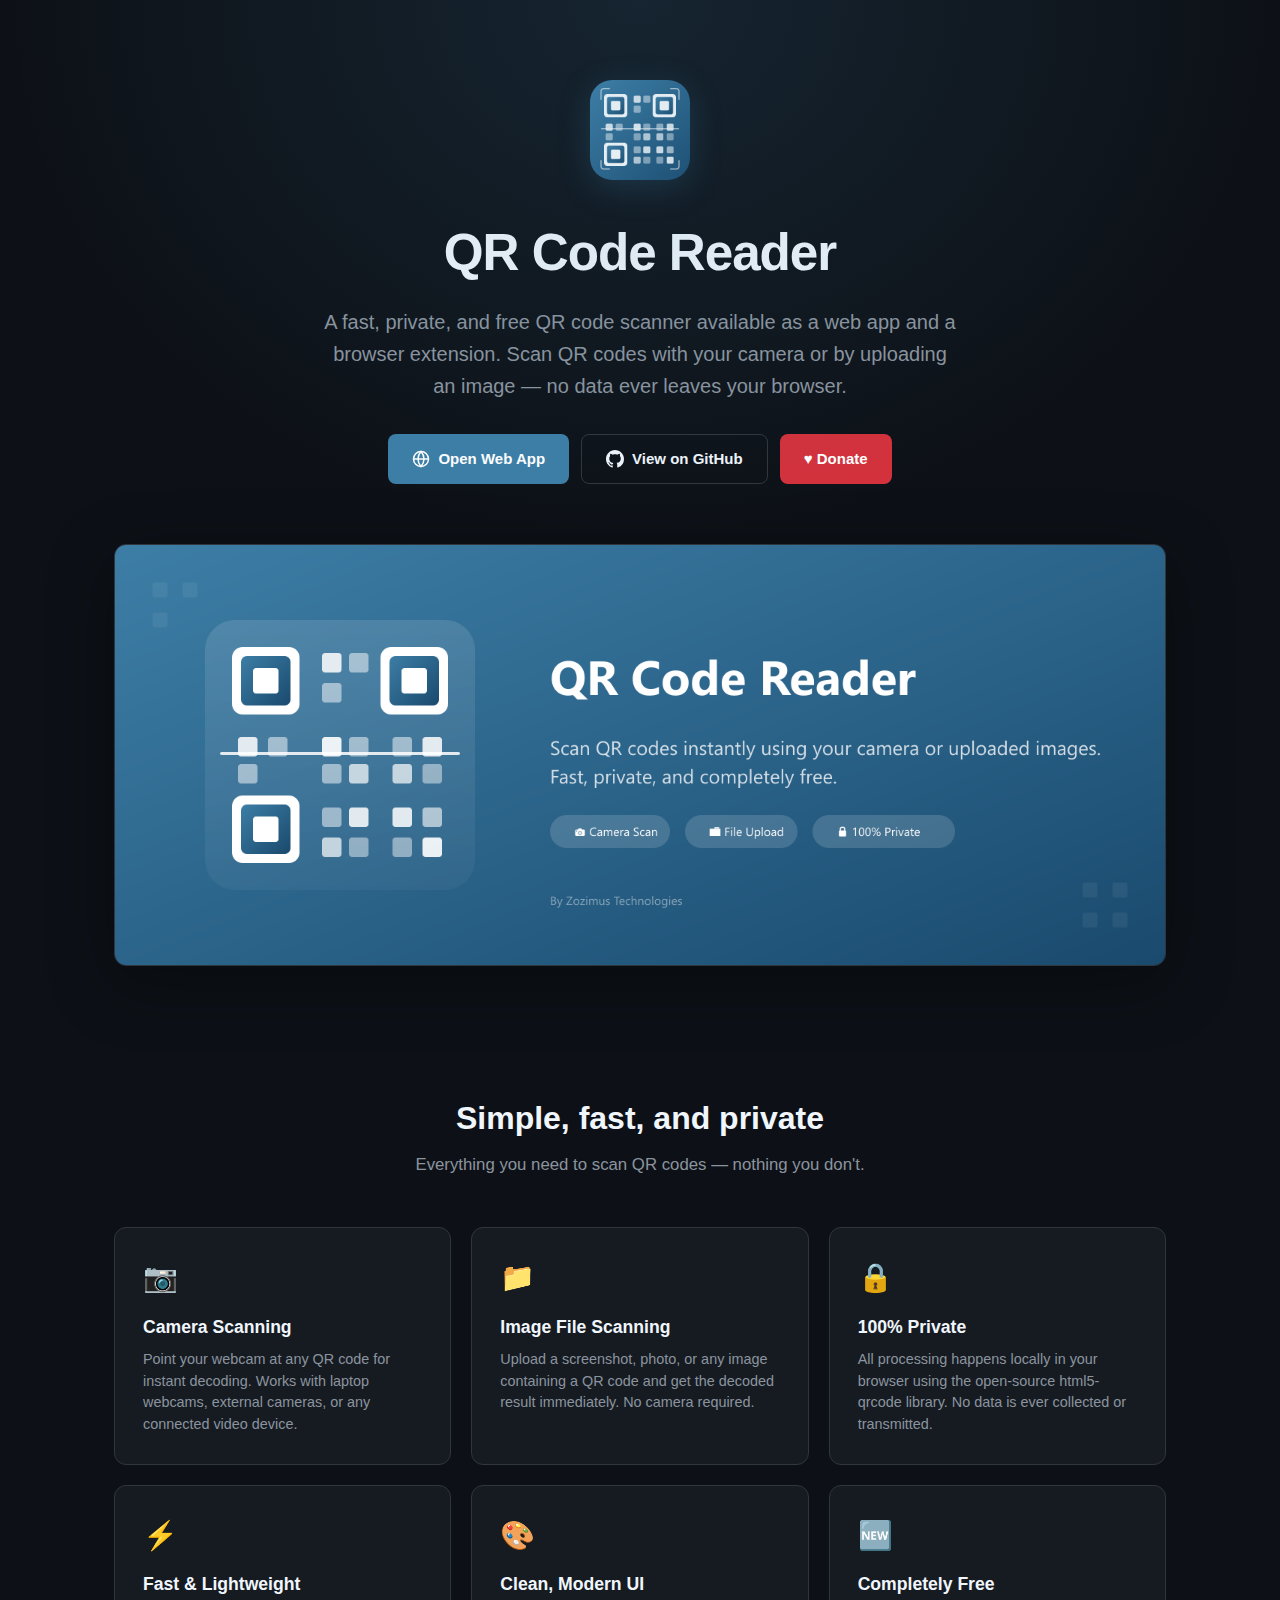
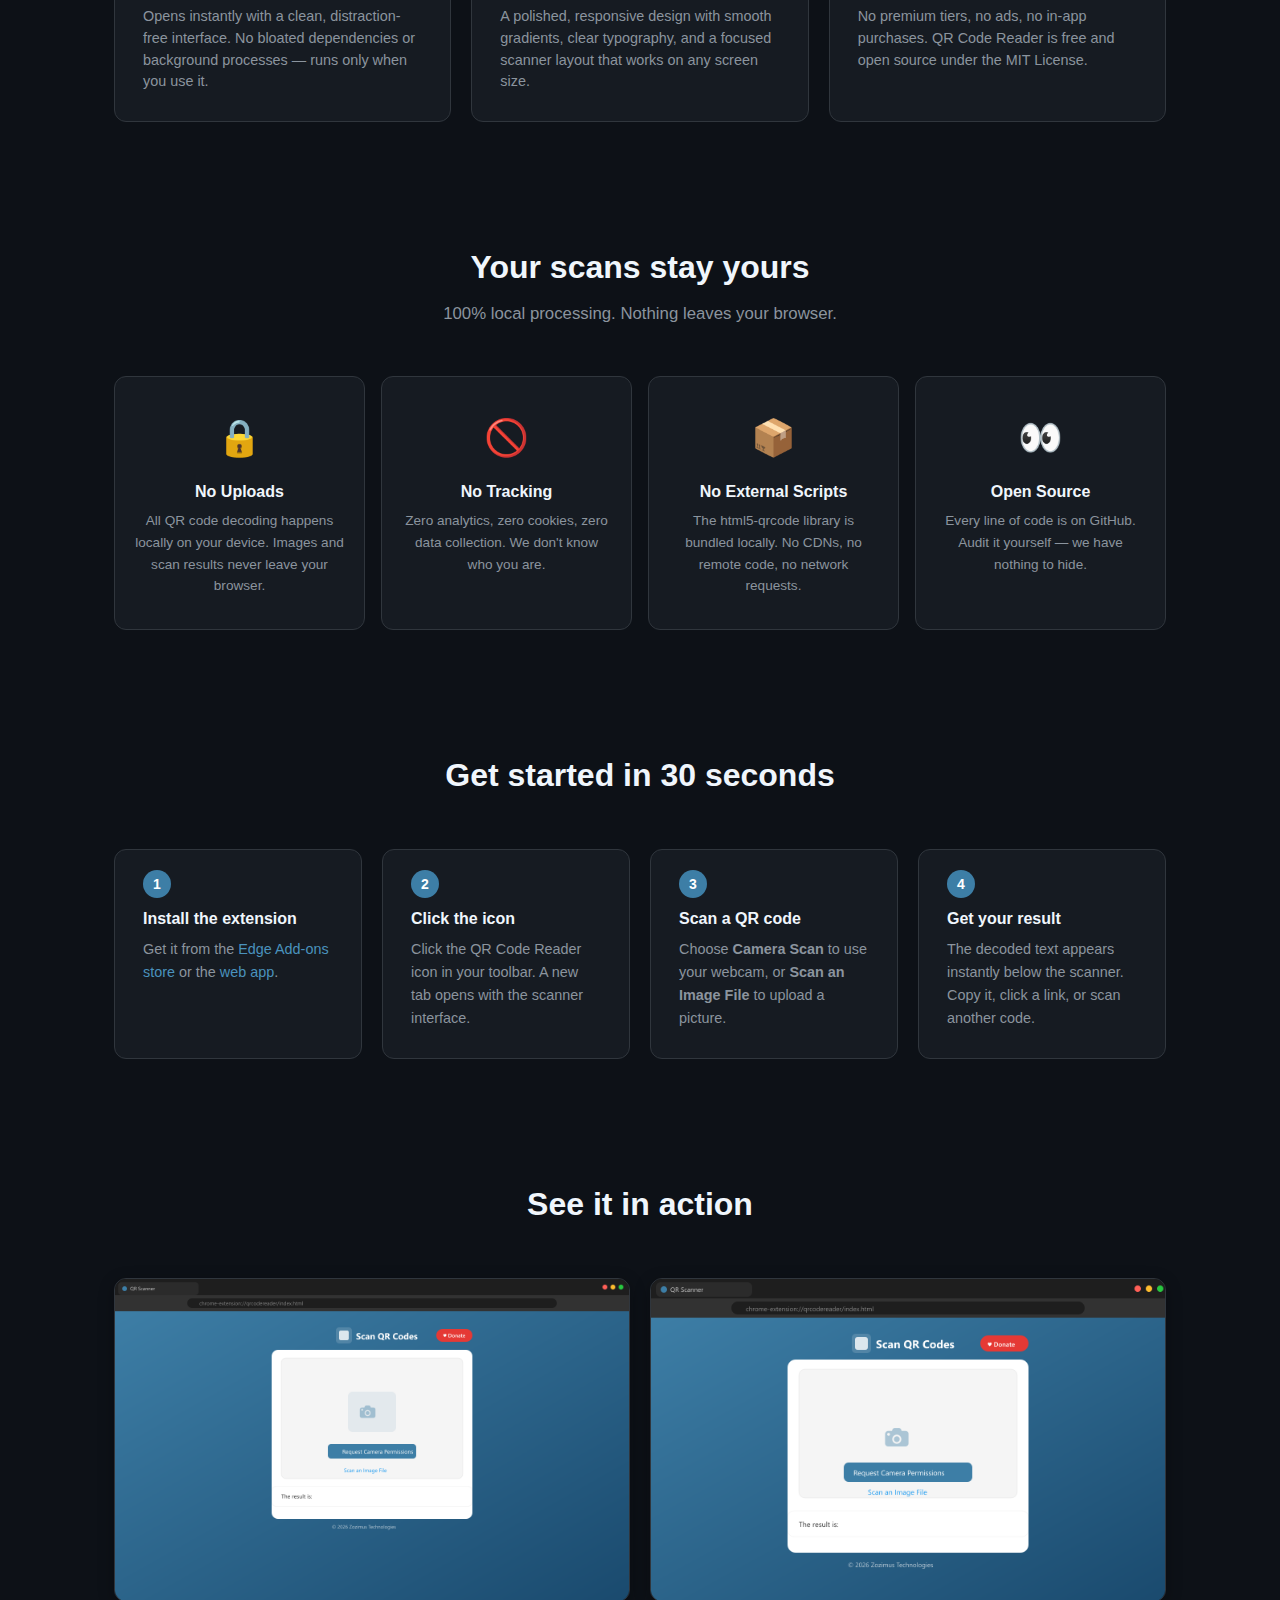
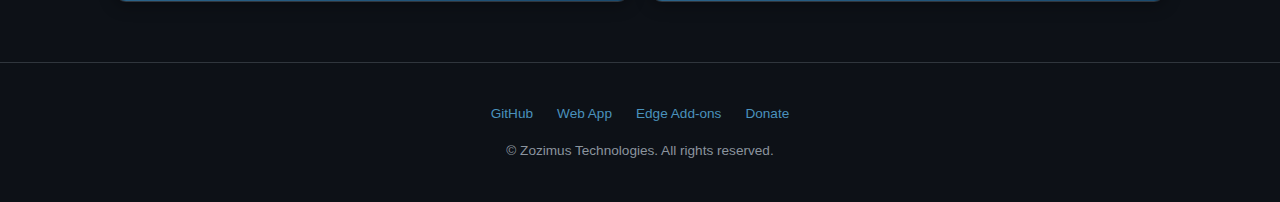
<file: docs/index.html>
<!DOCTYPE html>
<html lang="en">
<head>
  <meta charset="UTF-8">
  <meta name="viewport" content="width=device-width, initial-scale=1.0">
  <title>QR Code Reader — Fast, Private QR Scanner</title>
  <meta name="description" content="A fast, private, and free QR code scanner available as a web app and a browser extension. Scan QR codes with your camera or by uploading an image — no data ever leaves your browser.">
  <meta name="theme-color" content="#3d7ea6">
  <link rel="icon" type="image/png" href="images/icon-48.png">
  <style>
    *, *::before, *::after { box-sizing: border-box; margin: 0; padding: 0; }

    :root {
      --bg: #0d1117;
      --bg-card: #161b22;
      --bg-elevated: #1c2129;
      --border: #30363d;
      --text: #c9d1d9;
      --text-muted: #8b949e;
      --text-bright: #f0f6fc;
      --accent: #3d7ea6;
      --accent-light: #4a92bd;
      --accent-glow: rgba(61, 126, 166, 0.15);
      --danger: #d4313b;
      --radius: 12px;
    }

    body {
      font-family: -apple-system, BlinkMacSystemFont, "Segoe UI", Roboto, Helvetica, Arial, sans-serif;
      background: var(--bg);
      color: var(--text);
      line-height: 1.6;
      overflow-x: hidden;
    }

    a { color: var(--accent-light); text-decoration: none; }
    a:hover { text-decoration: underline; }

    /* ── Hero ── */
    .hero {
      position: relative;
      padding: 80px 24px 60px;
      text-align: center;
      overflow: hidden;
    }

    .hero::before {
      content: '';
      position: absolute;
      inset: 0;
      background: radial-gradient(ellipse at 50% 0%, rgba(61,126,166,0.18) 0%, transparent 70%);
      pointer-events: none;
    }

    .hero-logo {
      width: 100px;
      height: 100px;
      border-radius: 22px;
      margin-bottom: 24px;
      box-shadow: 0 8px 32px rgba(61,126,166,0.25);
    }

    .hero h1 {
      font-size: clamp(2rem, 5vw, 3.2rem);
      font-weight: 700;
      color: var(--text-bright);
      margin-bottom: 12px;
      letter-spacing: -0.02em;
    }

    .hero .tagline {
      font-size: clamp(1rem, 2.5vw, 1.25rem);
      color: var(--text-muted);
      max-width: 640px;
      margin: 0 auto 32px;
    }

    .hero-buttons {
      display: flex;
      gap: 12px;
      justify-content: center;
      flex-wrap: wrap;
    }

    .btn {
      display: inline-flex;
      align-items: center;
      gap: 8px;
      padding: 12px 24px;
      font-size: 15px;
      font-weight: 600;
      font-family: inherit;
      border: none;
      border-radius: 8px;
      cursor: pointer;
      transition: background 0.2s, transform 0.1s;
      text-decoration: none;
    }

    .btn:hover { text-decoration: none; transform: translateY(-1px); }

    .btn-primary {
      background: var(--accent);
      color: #fff;
    }
    .btn-primary:hover { background: var(--accent-light); }

    .btn-outline {
      background: transparent;
      color: var(--text-bright);
      border: 1px solid var(--border);
    }
    .btn-outline:hover { border-color: var(--accent); background: var(--accent-glow); }

    .btn-donate {
      background: var(--danger);
      color: #fff;
    }
    .btn-donate:hover { background: #e04450; }

    /* ── Banner Image ── */
    .banner {
      max-width: 1100px;
      margin: 0 auto 60px;
      padding: 0 24px;
    }

    .banner img {
      width: 100%;
      border-radius: var(--radius);
      border: 1px solid var(--border);
      box-shadow: 0 16px 64px rgba(0,0,0,0.4);
    }

    /* ── Section ── */
    .section {
      max-width: 1100px;
      margin: 0 auto;
      padding: 60px 24px;
    }

    .section-header {
      text-align: center;
      margin-bottom: 48px;
    }

    .section-header h2 {
      font-size: clamp(1.5rem, 3vw, 2rem);
      color: var(--text-bright);
      margin-bottom: 8px;
    }

    .section-header p {
      color: var(--text-muted);
      font-size: 1.05rem;
    }

    /* ── Feature Grid ── */
    .features {
      display: grid;
      grid-template-columns: repeat(auto-fit, minmax(300px, 1fr));
      gap: 20px;
    }

    .feature-card {
      padding: 28px;
      background: var(--bg-card);
      border: 1px solid var(--border);
      border-radius: var(--radius);
      transition: border-color 0.2s, box-shadow 0.2s;
    }

    .feature-card:hover {
      border-color: var(--accent);
      box-shadow: 0 0 0 1px var(--accent), 0 8px 24px rgba(61,126,166,0.08);
    }

    .feature-icon {
      font-size: 28px;
      margin-bottom: 12px;
      display: block;
    }

    .feature-card h3 {
      font-size: 1.1rem;
      color: var(--text-bright);
      margin-bottom: 8px;
    }

    .feature-card p {
      font-size: 0.9rem;
      color: var(--text-muted);
      line-height: 1.5;
    }

    /* ── Privacy ── */
    .privacy-grid {
      display: grid;
      grid-template-columns: repeat(auto-fit, minmax(220px, 1fr));
      gap: 16px;
    }

    .privacy-card {
      text-align: center;
      padding: 32px 20px;
      background: var(--bg-card);
      border: 1px solid var(--border);
      border-radius: var(--radius);
    }

    .privacy-card .icon {
      font-size: 36px;
      display: block;
      margin-bottom: 12px;
    }

    .privacy-card h3 {
      font-size: 1rem;
      color: var(--text-bright);
      margin-bottom: 6px;
    }

    .privacy-card p {
      font-size: 0.85rem;
      color: var(--text-muted);
    }

    /* ── How to Install ── */
    .steps {
      display: grid;
      grid-template-columns: repeat(auto-fit, minmax(240px, 1fr));
      gap: 20px;
      counter-reset: step;
    }

    .step {
      position: relative;
      padding: 28px;
      padding-top: 56px;
      background: var(--bg-card);
      border: 1px solid var(--border);
      border-radius: var(--radius);
    }

    .step::before {
      counter-increment: step;
      content: counter(step);
      position: absolute;
      top: 20px;
      left: 28px;
      width: 28px;
      height: 28px;
      background: var(--accent);
      color: #fff;
      font-weight: 700;
      font-size: 14px;
      border-radius: 50%;
      display: flex;
      align-items: center;
      justify-content: center;
    }

    .step h3 {
      font-size: 1rem;
      color: var(--text-bright);
      margin-bottom: 6px;
    }

    .step p {
      font-size: 0.9rem;
      color: var(--text-muted);
    }

    .step code {
      background: var(--bg-elevated);
      padding: 2px 8px;
      border-radius: 4px;
      font-size: 0.85rem;
      color: var(--accent-light);
    }

    /* ── Screenshots ── */
    .screenshots {
      display: grid;
      grid-template-columns: repeat(auto-fit, minmax(300px, 1fr));
      gap: 20px;
    }

    .screenshots img {
      width: 100%;
      max-width: 560px;
      border-radius: var(--radius);
      border: 1px solid var(--border);
      box-shadow: 0 4px 16px rgba(0,0,0,0.3);
    }

    .screenshots {
      justify-items: center;
    }

    /* ── Footer ── */
    .site-footer {
      text-align: center;
      padding: 40px 24px;
      border-top: 1px solid var(--border);
      color: var(--text-muted);
      font-size: 0.85rem;
    }

    .site-footer .links {
      display: flex;
      justify-content: center;
      gap: 24px;
      margin-bottom: 16px;
      flex-wrap: wrap;
    }

    /* ── Responsive ── */
    @media (max-width: 640px) {
      .hero { padding: 48px 16px 40px; }
      .section { padding: 40px 16px; }
      .features, .privacy-grid, .steps, .screenshots {
        grid-template-columns: 1fr;
      }
    }
  </style>
</head>
<body>

  <!-- Hero -->
  <section class="hero">
    <img src="storeassets/extensionlogo-300x300.png" alt="QR Code Reader logo" class="hero-logo">
    <h1>QR Code Reader</h1>
    <p class="tagline">A fast, private, and free QR code scanner available as a web app and a browser extension. Scan QR codes with your camera or by uploading an image &mdash; no data ever leaves your browser.</p>
    <div class="hero-buttons">
      <a href="https://the-qrcode-reader.netlify.app" class="btn btn-primary" target="_blank" rel="noopener">
        <svg viewBox="0 0 24 24" width="18" height="18" fill="none" stroke="currentColor" stroke-width="2"><circle cx="12" cy="12" r="10"/><line x1="2" y1="12" x2="22" y2="12"/><path d="M12 2a15.3 15.3 0 0 1 4 10 15.3 15.3 0 0 1-4 10 15.3 15.3 0 0 1-4-10 15.3 15.3 0 0 1 4-10z"/></svg>
        Open Web App
      </a>
      <a href="https://github.com/zozimustechnologies/the-qrcode-reader" class="btn btn-outline" target="_blank" rel="noopener">
        <svg viewBox="0 0 16 16" width="18" height="18" fill="currentColor"><path d="M8 0C3.58 0 0 3.58 0 8c0 3.54 2.29 6.53 5.47 7.59.4.07.55-.17.55-.38 0-.19-.01-.82-.01-1.49-2.01.37-2.53-.49-2.69-.94-.09-.23-.48-.94-.82-1.13-.28-.15-.68-.52-.01-.53.63-.01 1.08.58 1.23.82.72 1.21 1.87.87 2.33.66.07-.52.28-.87.51-1.07-1.78-.2-3.64-.89-3.64-3.95 0-.87.31-1.59.82-2.15-.08-.2-.36-1.02.08-2.12 0 0 .67-.21 2.2.82.64-.18 1.32-.27 2-.27.68 0 1.36.09 2 .27 1.53-1.04 2.2-.82 2.2-.82.44 1.1.16 1.92.08 2.12.51.56.82 1.27.82 2.15 0 3.07-1.87 3.75-3.65 3.95.29.25.54.73.54 1.48 0 1.07-.01 1.93-.01 2.2 0 .21.15.46.55.38A8.013 8.013 0 0016 8c0-4.42-3.58-8-8-8z"/></svg>
        View on GitHub
      </a>
      <a href="https://wise.com/pay/business/sandeepchadda?utm_source=open_link" class="btn btn-donate" target="_blank" rel="noopener">
        &#9829; Donate
      </a>
    </div>
  </section>

  <!-- Banner -->
  <div class="banner">
    <img src="storeassets/largepromotionaltile-1400x560.png" alt="QR Code Reader promotional banner">
  </div>

  <!-- Features -->
  <section class="section">
    <div class="section-header">
      <h2>Simple, fast, and private</h2>
      <p>Everything you need to scan QR codes &mdash; nothing you don't.</p>
    </div>
    <div class="features">
      <div class="feature-card">
        <span class="feature-icon">&#128247;</span>
        <h3>Camera Scanning</h3>
        <p>Point your webcam at any QR code for instant decoding. Works with laptop webcams, external cameras, or any connected video device.</p>
      </div>
      <div class="feature-card">
        <span class="feature-icon">&#128193;</span>
        <h3>Image File Scanning</h3>
        <p>Upload a screenshot, photo, or any image containing a QR code and get the decoded result immediately. No camera required.</p>
      </div>
      <div class="feature-card">
        <span class="feature-icon">&#128274;</span>
        <h3>100% Private</h3>
        <p>All processing happens locally in your browser using the open-source html5-qrcode library. No data is ever collected or transmitted.</p>
      </div>
      <div class="feature-card">
        <span class="feature-icon">&#9889;</span>
        <h3>Fast &amp; Lightweight</h3>
        <p>Opens instantly with a clean, distraction-free interface. No bloated dependencies or background processes &mdash; runs only when you use it.</p>
      </div>
      <div class="feature-card">
        <span class="feature-icon">&#127912;</span>
        <h3>Clean, Modern UI</h3>
        <p>A polished, responsive design with smooth gradients, clear typography, and a focused scanner layout that works on any screen size.</p>
      </div>
      <div class="feature-card">
        <span class="feature-icon">&#127381;</span>
        <h3>Completely Free</h3>
        <p>No premium tiers, no ads, no in-app purchases. QR Code Reader is free and open source under the MIT License.</p>
      </div>
    </div>
  </section>

  <!-- Privacy -->
  <section class="section">
    <div class="section-header">
      <h2>Your scans stay yours</h2>
      <p>100% local processing. Nothing leaves your browser.</p>
    </div>
    <div class="privacy-grid">
      <div class="privacy-card">
        <span class="icon">&#128274;</span>
        <h3>No Uploads</h3>
        <p>All QR code decoding happens locally on your device. Images and scan results never leave your browser.</p>
      </div>
      <div class="privacy-card">
        <span class="icon">&#128683;</span>
        <h3>No Tracking</h3>
        <p>Zero analytics, zero cookies, zero data collection. We don't know who you are.</p>
      </div>
      <div class="privacy-card">
        <span class="icon">&#128230;</span>
        <h3>No External Scripts</h3>
        <p>The html5-qrcode library is bundled locally. No CDNs, no remote code, no network requests.</p>
      </div>
      <div class="privacy-card">
        <span class="icon">&#128064;</span>
        <h3>Open Source</h3>
        <p>Every line of code is on GitHub. Audit it yourself &mdash; we have nothing to hide.</p>
      </div>
    </div>
  </section>

  <!-- Install -->
  <section class="section">
    <div class="section-header">
      <h2>Get started in 30 seconds</h2>
    </div>
    <div class="steps">
      <div class="step">
        <h3>Install the extension</h3>
        <p>Get it from the <a href="https://microsoftedge.microsoft.com/addons/detail/qr-code-reader/" target="_blank" rel="noopener">Edge Add-ons store</a> or the <a href="https://the-qrcode-reader.netlify.app" target="_blank" rel="noopener">web app</a>.</p>
      </div>
      <div class="step">
        <h3>Click the icon</h3>
        <p>Click the QR Code Reader icon in your toolbar. A new tab opens with the scanner interface.</p>
      </div>
      <div class="step">
        <h3>Scan a QR code</h3>
        <p>Choose <strong>Camera Scan</strong> to use your webcam, or <strong>Scan an Image File</strong> to upload a picture.</p>
      </div>
      <div class="step">
        <h3>Get your result</h3>
        <p>The decoded text appears instantly below the scanner. Copy it, click a link, or scan another code.</p>
      </div>
    </div>
  </section>

  <!-- Screenshots -->
  <section class="section">
    <div class="section-header">
      <h2>See it in action</h2>
    </div>
    <div class="screenshots">
      <img src="storeassets/screenshot-1280x800.png" alt="QR Code Reader full-size screenshot" loading="lazy">
      <img src="storeassets/screenshot-640x400.png" alt="QR Code Reader compact screenshot" loading="lazy">
    </div>
  </section>

  <!-- Footer -->
  <footer class="site-footer">
    <div class="links">
      <a href="https://github.com/zozimustechnologies/the-qrcode-reader" target="_blank" rel="noopener">GitHub</a>
      <a href="https://the-qrcode-reader.netlify.app" target="_blank" rel="noopener">Web App</a>
      <a href="https://microsoftedge.microsoft.com/addons/detail/qr-code-reader/" target="_blank" rel="noopener">Edge Add-ons</a>
      <a href="https://wise.com/pay/business/sandeepchadda?utm_source=open_link" target="_blank" rel="noopener">Donate</a>
    </div>
    <p>&copy; Zozimus Technologies. All rights reserved.</p>
  </footer>

</body>
</html>
</file>
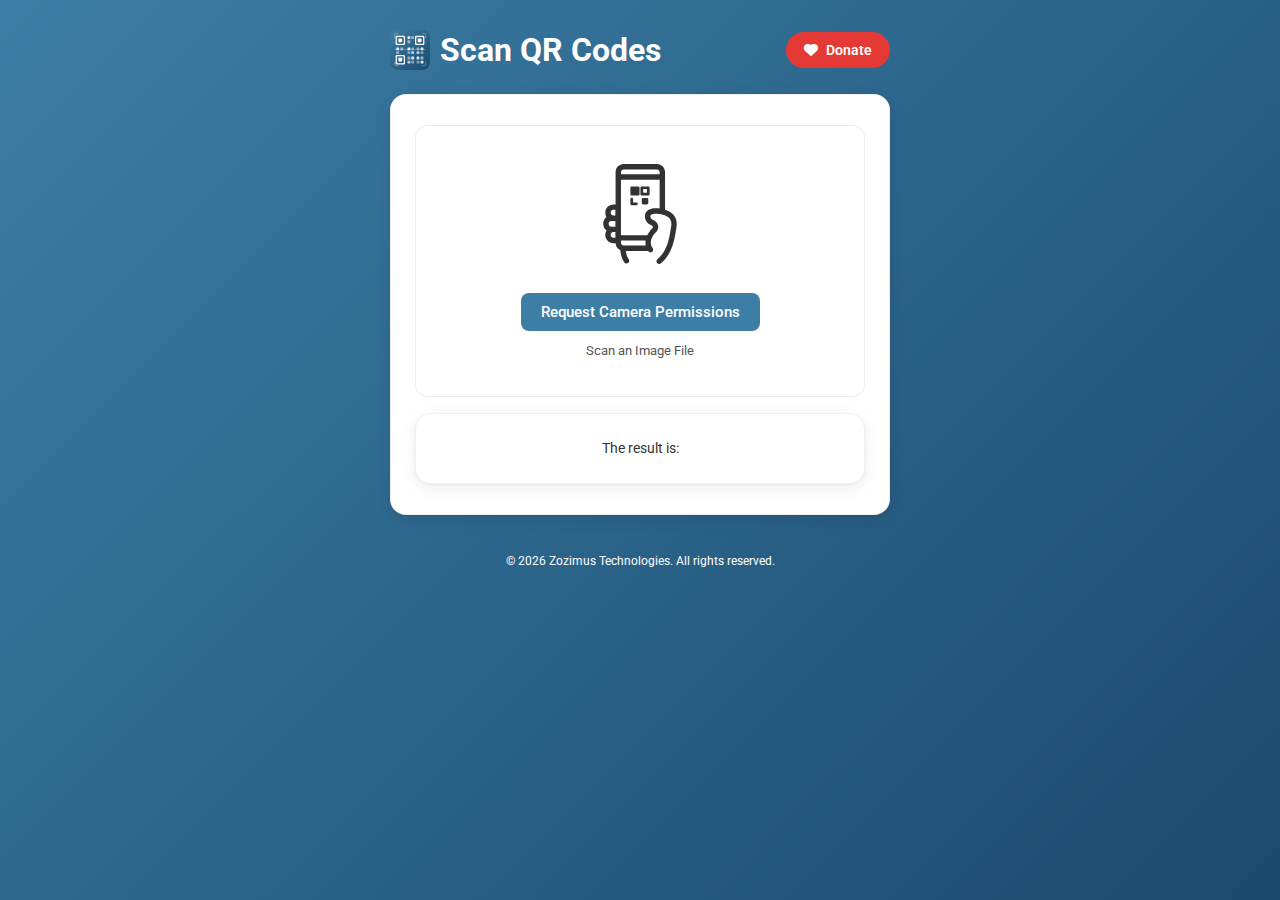
<file: extension/index.html>
<!-- Copyright 2026 Zozimus Technologies -->
<!DOCTYPE html>
<html lang="en">

<head>
    <link rel="preconnect" href="https://fonts.googleapis.com">
    <link rel="preconnect" href="https://fonts.gstatic.com" crossorigin>
    <link href="https://fonts.googleapis.com/css2?family=Roboto:ital,wght@0,100;0,300;0,400;0,500;0,700;0,900;1,100;1,300;1,400;1,500;1,700;1,900&display=swap" rel="stylesheet">
    <meta charset="UTF-8">
    <meta name="viewport" content="width=device-width, initial-scale=1.0">
    <link rel="stylesheet" href="style.css">
    <link rel="stylesheet" href="https://cdnjs.cloudflare.com/ajax/libs/font-awesome/6.0.0/css/all.min.css">
    <title>QR Scanner</title>
    <link rel="icon" href="images/icon-48.png" type="image/png" sizes="48x48">
    <link rel="icon" href="images/icon-16.png" type="image/png" sizes="16x16">
    <link rel="icon" href="images/logo.svg" type="image/svg+xml">
</head>

<body>
    <div class="container">
        <div class="header-top">
            <div class="brand">
                <img src="images/logo.svg" alt="QR Scanner Logo" class="logo">
                <h1>Scan QR Codes</h1>
            </div>
            <a href="https://wise.com/pay/business/sandeepchadda?utm_source=open_link" class="donate-btn" target="_blank" title="Support us on Wise">
                <i class="fas fa-heart"></i>
                <span>Donate</span>
            </a>
        </div>
        <div class="section">
            <div id="my-qr-reader"></div>
            <div id="result" class="result">
                The result is:
            </div>
        </div>
        <footer class="copyright">
            &copy; 2026 <a href="https://github.com/zozimustechnologies" target="_blank">Zozimus Technologies. All rights reserved.</a>
        </footer>
    </div>
    <script src="html5-qrcode.min.js"></script>
    <script src="script.js"></script>
</body>

</html>
</file>
<file: extension/style.css>
/* Copyright 2026 Zozimus Technologies */

body {
    display: flex;
    justify-content: center;
    margin: 0;
    padding: 0;
    min-height: 100vh;
    box-sizing: border-box;
    text-align: center;
    background: linear-gradient(135deg, #3d7ea6 0%, #1a4a6e 100%);
}
.container {
    width: 100%;
    max-width: 500px;
    margin: 0 auto;
    padding: 30px 16px;
}
 
.container h1 {
    color: #ffffff;
    font-family: Roboto;
}
 
.section {
    background-color: #ffffff;
    padding: 30px 24px;
    border: 1px solid rgba(0, 0, 0, 0.06);
    border-radius: 16px;
    box-shadow: 0 4px 16px rgba(0, 0, 0, 0.08), 0 1px 3px rgba(0, 0, 0, 0.04);
}
 
#my-qr-reader {
    padding: 20px !important;
    border: 1px solid rgba(0, 0, 0, 0.08) !important;
    border-radius: 12px;
}
 
#my-qr-reader img[alt="Info icon"] {
    display: none;
}
 
#my-qr-reader img[alt="Camera based scan"] {
    width: 100px !important;
    height: 100px !important;
}
 
button {
    padding: 10px 20px;
    border: none;
    outline: none;
    border-radius: 8px;
    color: white;
    font-size: 15px;
    cursor: pointer;
    margin-top: 15px;
    margin-bottom: 10px;
    background-color: #3d7ea6;
    transition: 0.2s all ease;
    font-family: Roboto;
    font-weight: 500;
}
 
button:hover {
    background-color: #1a4a6e;
    transform: translateY(-1px);
    box-shadow: 0 2px 8px rgba(26, 74, 110, 0.3);
}
 
#html5-qrcode-anchor-scan-type-change {
    text-decoration: none !important;
    color: #555 !important;
    font-family: Roboto;
    font-weight: 400;
    font-size: 13px;
}

#my-qr-reader select {
    width: 100%;
    padding: 10px 14px;
    margin-top: 6px;
    border: 1px solid rgba(0, 0, 0, 0.12);
    border-radius: 10px;
    background-color: #f8f9fa;
    font-family: Roboto;
    font-size: 14px;
    color: #333;
    appearance: none;
    -webkit-appearance: none;
    background-image: url("data:image/svg+xml,%3Csvg xmlns='http://www.w3.org/2000/svg' width='12' height='12' viewBox='0 0 24 24' fill='none' stroke='%23666' stroke-width='2'%3E%3Cpath d='M6 9l6 6 6-6'/%3E%3C/svg%3E");
    background-repeat: no-repeat;
    background-position: right 12px center;
    cursor: pointer;
    outline: none;
    transition: 0.2s all ease;
}

#my-qr-reader select:focus {
    border-color: #3d7ea6;
    box-shadow: 0 0 0 3px rgba(61, 126, 166, 0.15);
}

#my-qr-reader span {
    font-family: Roboto !important;
    font-size: 13px !important;
    color: #555 !important;
    display: inline-block !important;
    margin-bottom: 8px !important;
}

video {
    width: 100% !important;
    border: 1px solid rgba(0, 0, 0, 0.08) !important;
    border-radius: 10px;
}

.result {
    background-color: #ffffff;
    padding: 24px 20px;
    border: 1px solid rgba(0, 0, 0, 0.06);
    border-radius: 16px;
    box-shadow: 0 4px 16px rgba(0, 0, 0, 0.08), 0 1px 3px rgba(0, 0, 0, 0.04);
    margin-top: 16px;
    word-break: break-all;
    overflow-wrap: anywhere;
    overflow: hidden;
    font-family: Roboto;
    color: #333;
    font-size: 14px;
    line-height: 1.5;
}

.result a {
    color: #3d7ea6;
    text-decoration: underline;
    font-weight: 500;
    cursor: pointer;
}

.result a:hover {
    color: #1a4a6e;
}

.copy-btn {
    display: inline-flex;
    align-items: center;
    justify-content: center;
    width: 32px;
    height: 32px;
    padding: 0;
    margin-left: 8px;
    background: #f0f2f5;
    border: none;
    border-radius: 8px;
    color: #555;
    font-size: 14px;
    cursor: pointer;
    vertical-align: middle;
    transition: 0.2s all ease;
}

.copy-btn:hover {
    background: #3d7ea6;
    color: #fff;
    transform: none;
    box-shadow: none;
}

.copyright {
    font-size: 12px;
    color: #ffffff;
    margin-top: 24px;
    padding-top: 15px;
    font-family: Roboto;
}

.copyright a {
    color: #ffffff;
    text-decoration: none;
}

.copyright a:hover {
    text-decoration: underline;
}

.header-top {
    display: flex;
    justify-content: space-between;
    align-items: center;
    margin-bottom: 24px;
}

.brand {
    display: flex;
    align-items: center;
    gap: 10px;
    flex: 1;
}

.logo {
    width: 40px;
    height: 40px;
    object-fit: contain;
}

.header-top h1 {
    margin: 0;
}

.donate-btn {
    display: inline-flex;
    align-items: center;
    justify-content: center;
    gap: 8px;
    padding: 10px 18px;
    background: #e53935;
    color: #ffffff;
    border-radius: 25px;
    text-decoration: none;
    transition: 0.3s background, 0.3s transform;
    font-size: 14px;
    font-weight: 600;
    font-family: Roboto;
    white-space: nowrap;
}

.donate-btn:hover {
    background: #c62828;
    transform: scale(1.05);
}
</file>
